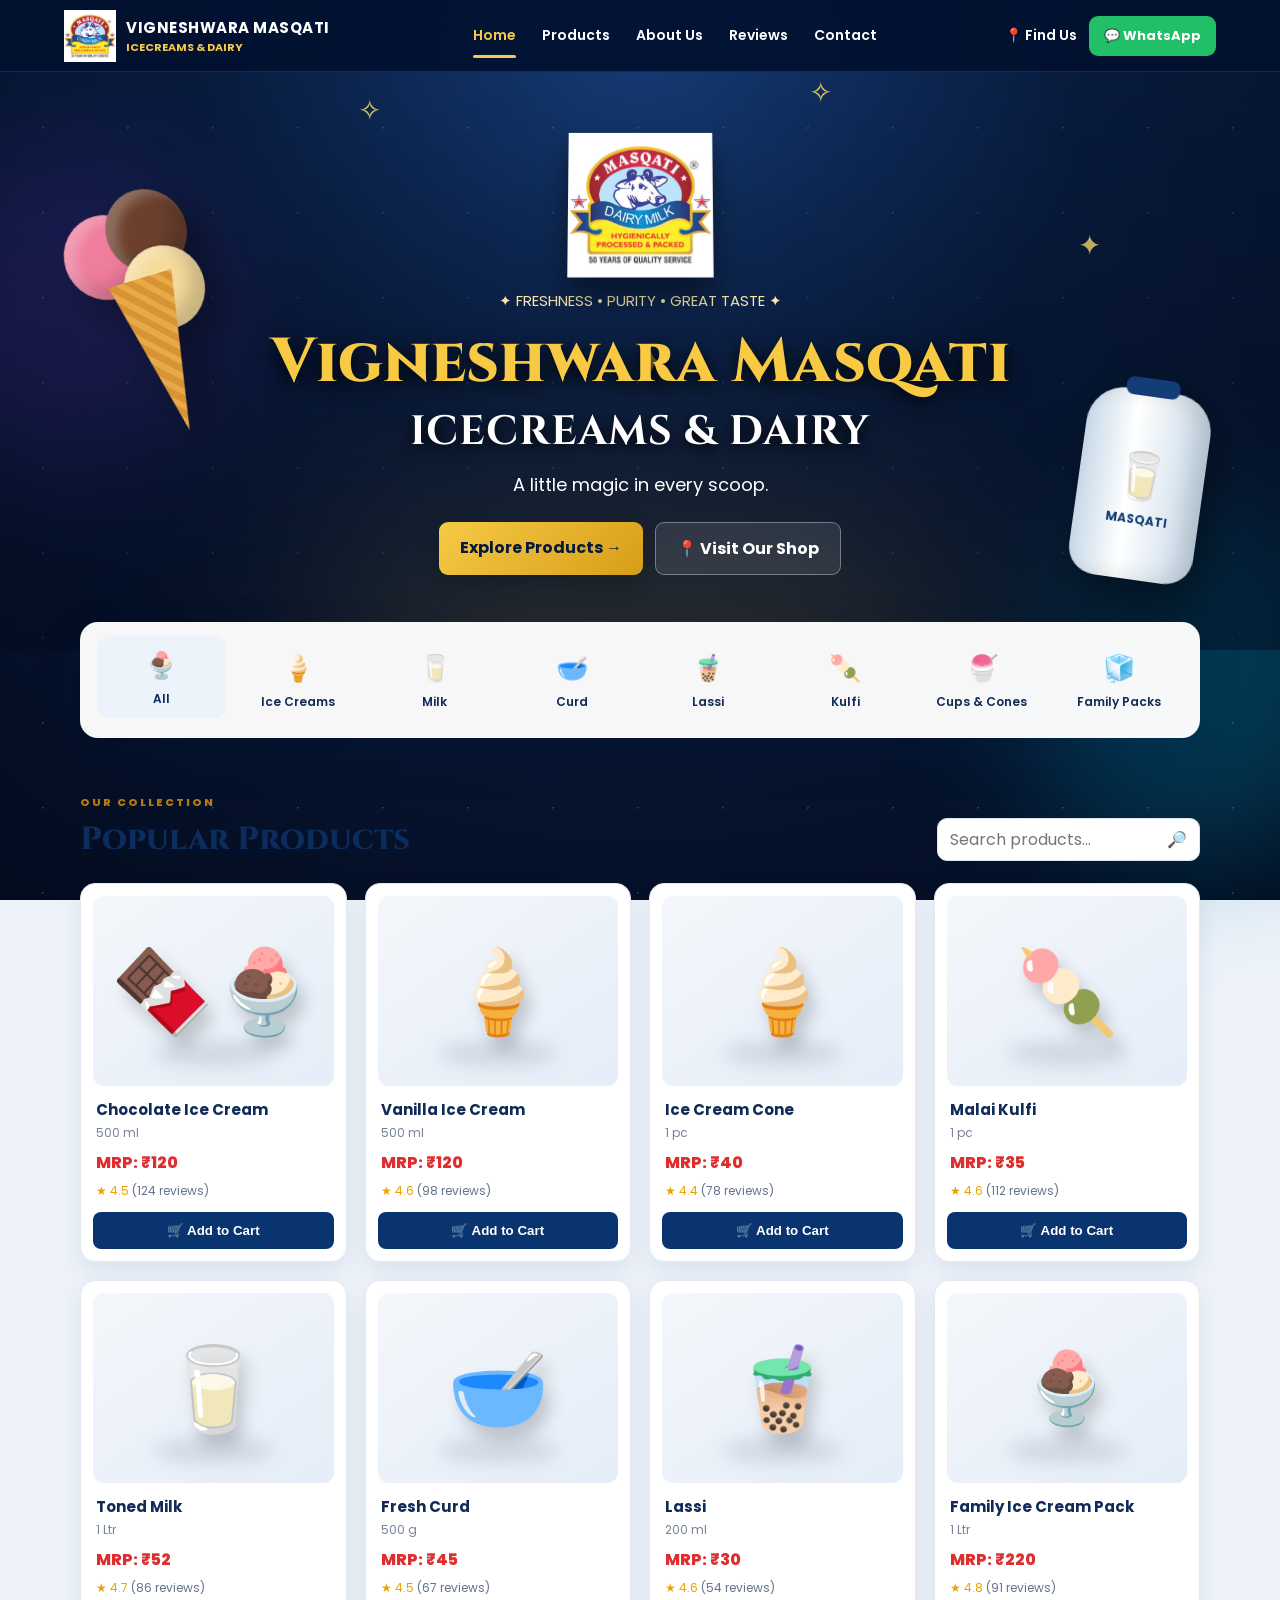
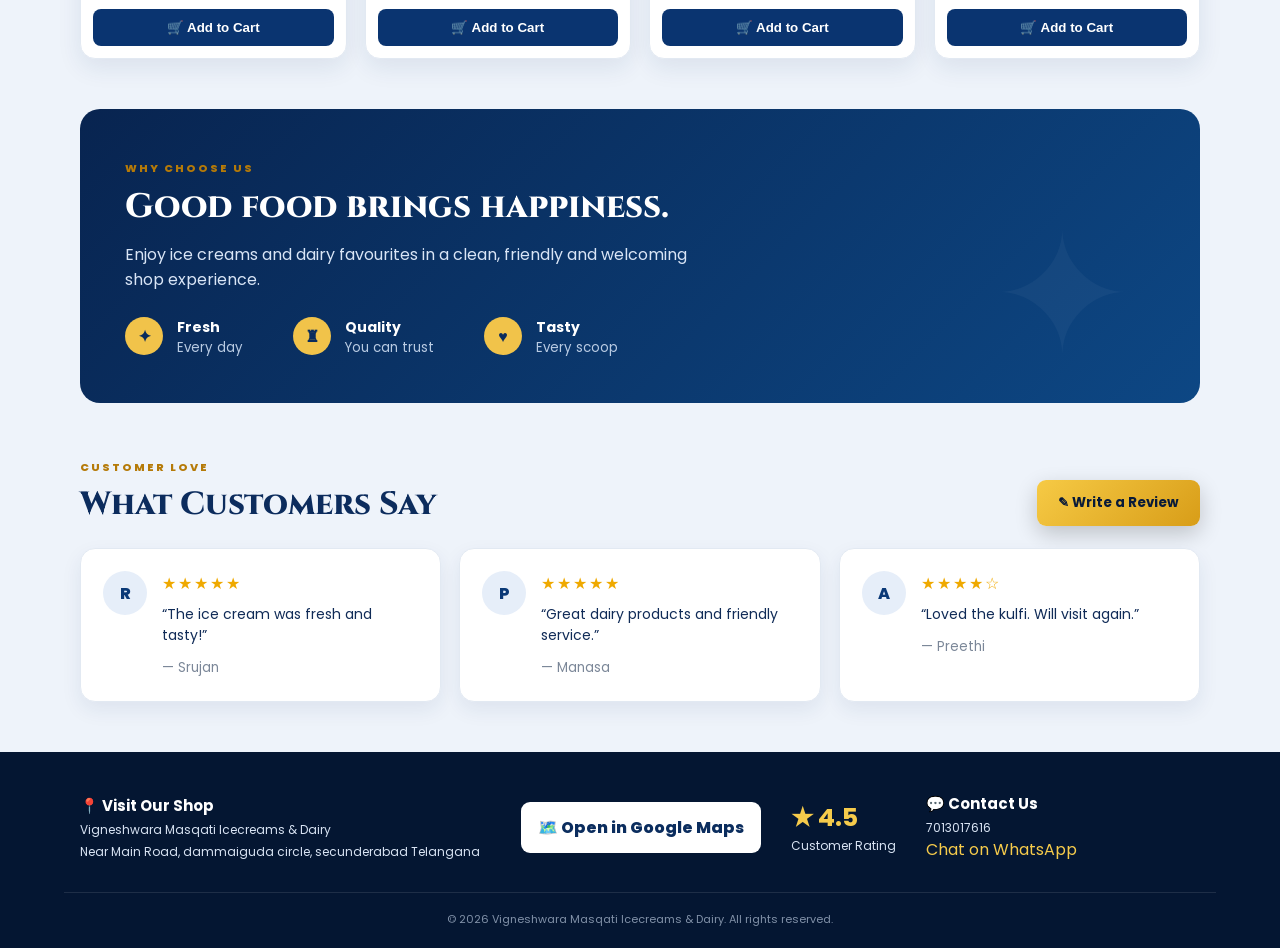
<file: index.html>
<!DOCTYPE html>
<html lang="en">
<head>
  <meta charset="UTF-8">
  <meta name="viewport" content="width=device-width, initial-scale=1.0">
  <meta name="description" content="Vigneshwara Masqati Icecreams & Dairy">
  <title>Vigneshwara Masqati | Icecreams & Dairy</title>
  <link rel="stylesheet" href="style.css">
</head>
<body>
  <div class="magic-bg" aria-hidden="true">
    <span class="orb orb1"></span><span class="orb orb2"></span>
    <span class="star s1">✦</span><span class="star s2">✧</span><span class="star s3">✦</span>
    <span class="star s4">✧</span><span class="star s5">✦</span>
  </div>

  <header class="navbar">
    <a class="brand" href="#home">
      <img src="masqati-logo.png" alt="Masqati Dairy Milk logo">
      <div><strong>VIGNESHWARA MASQATI</strong><small>ICECREAMS & DAIRY</small></div>
    </a>
    <nav>
      <a class="active" href="#home">Home</a>
      <a href="#products">Products</a>
      <a href="#about">About Us</a>
      <a href="#reviews">Reviews</a>
      <a href="#contact">Contact</a>
    </nav>
    <div class="nav-actions">
      <a class="map-link" target="_blank" rel="noopener" href="https://maps.app.goo.gl/3nmyutdQisBcn43K7">📍 Find Us</a>
      <a class="whatsapp" target="_blank" rel="noopener" href="https://wa.me/">💬 WhatsApp</a>
    </div>
    <button class="menu-btn" id="menuBtn" aria-label="Open menu">☰</button>
  </header>

  <main id="home">
    <section class="hero">
      <div class="floating-cone" aria-hidden="true">
        <div class="scoop pink"></div><div class="scoop chocolate"></div><div class="scoop vanilla"></div>
        <div class="cone">◢◣<br>◥◤</div>
      </div>

      <div class="hero-content">
        <div class="logo-3d"><img src="masqati-logo.png" alt="Masqati logo"></div>
        <p class="spell">✦ FRESHNESS • PURITY • GREAT TASTE ✦</p>
        <h1>Vigneshwara Masqati</h1>
        <h2>ICECREAMS & DAIRY</h2>
        <p class="hero-copy">A little magic in every scoop.</p>
        <div class="hero-buttons">
          <a class="btn primary" href="#products">Explore Products →</a>
          <a class="btn glass" target="_blank" rel="noopener" href="https://maps.app.goo.gl/3nmyutdQisBcn43K7">📍 Visit Our Shop</a>
        </div>
      </div>

      <div class="milk-3d" aria-hidden="true">
        <div class="milk-cap"></div><div class="milk-bottle"><span>🥛</span><b>MASQATI</b></div>
      </div>
    </section>

    <section class="category-strip">
      <button data-filter="all">🍨<span>All</span></button>
      <button data-filter="Ice Cream">🍦<span>Ice Creams</span></button>
      <button data-filter="Dairy">🥛<span>Milk</span></button>
      <button data-filter="Dairy">🥣<span>Curd</span></button>
      <button data-filter="Dairy">🧋<span>Lassi</span></button>
      <button data-filter="Ice Cream">🍡<span>Kulfi</span></button>
      <button data-filter="Ice Cream">🍧<span>Cups & Cones</span></button>
      <button data-filter="Ice Cream">🧊<span>Family Packs</span></button>
    </section>

    <section class="content-wrap" id="products">
      <div class="section-heading">
        <div>
          <span class="eyebrow">OUR COLLECTION</span>
          <h2>Popular Products</h2>
        </div>
        <div class="search-box"><input id="search" type="search" placeholder="Search products..."> 🔎</div>
      </div>

      <div class="products-grid" id="productGrid"></div>
    </section>

    <section class="about" id="about">
      <div class="about-card">
        <span class="eyebrow">WHY CHOOSE US</span>
        <h2>Good food brings happiness.</h2>
        <p>Enjoy ice creams and dairy favourites in a clean, friendly and welcoming shop experience.</p>
        <div class="trust-row">
          <div><b>✦</b><strong>Fresh</strong><small>Every day</small></div>
          <div><b>♜</b><strong>Quality</strong><small>You can trust</small></div>
          <div><b>♥</b><strong>Tasty</strong><small>Every scoop</small></div>
        </div>
      </div>
    </section>

    <section class="reviews" id="reviews">
      <div class="section-heading">
        <div><span class="eyebrow">CUSTOMER LOVE</span><h2>What Customers Say</h2></div>
        <button class="btn primary" id="reviewBtn">✎ Write a Review</button>
      </div>
      <div class="review-grid" id="reviewGrid">
        <article class="review"><div class="avatar">R</div><div><div class="stars">★★★★★</div><p>“The ice cream was fresh and tasty!”</p><small>— Srujan</small></div></article>
        <article class="review"><div class="avatar">P</div><div><div class="stars">★★★★★</div><p>“Great dairy products and friendly service.”</p><small>— Manasa</small></div></article>
        <article class="review"><div class="avatar">A</div><div><div class="stars">★★★★☆</div><p>“Loved the kulfi. Will visit again.”</p><small>— Preethi</small></div></article>
      </div>
    </section>

    <section class="review-form-wrap hidden" id="reviewFormWrap">
      <form id="reviewForm" class="review-form">
        <h3>Share your experience ✨</h3>
        <input id="reviewName" required maxlength="30" placeholder="Your name">
        <select id="reviewRating"><option value="5">★★★★★ 5</option><option value="4">★★★★☆ 4</option><option value="3">★★★☆☆ 3</option></select>
        <textarea id="reviewText" required maxlength="160" placeholder="Write your review..."></textarea>
        <div><button type="submit" class="btn primary">Post Review</button> <button type="button" class="btn glass" id="cancelReview">Cancel</button></div>
      </form>
    </section>
  </main>

  <footer id="contact">
    <div class="footer-inner">
      <div><h3>📍 Visit Our Shop</h3><p>Vigneshwara Masqati Icecreams & Dairy</p><p>Near Main Road, dammaiguda circle, secunderabad Telangana</p></div>
      <a class="map-button" target="_blank" rel="noopener" href="https://maps.app.goo.gl/3nmyutdQisBcn43K7">🗺️ Open in Google Maps</a>
      <div class="rating"><strong>★ 4.5</strong><span>Customer Rating</span></div>
      <div><h3>💬 Contact Us</h3><p>7013017616</p><a href="https://wa.me/" target="_blank" rel="noopener">Chat on WhatsApp</a></div>
    </div>
    <p class="copyright">© <span id="year"></span> Vigneshwara Masqati Icecreams & Dairy. All rights reserved.</p>
  </footer>

  <div class="toast" id="toast"></div>
  <script src="script.js"></script>
</body>
</html>
</file>
<file: style.css>
@import url('https://fonts.googleapis.com/css2?family=Cinzel:wght@600;700;800&family=Poppins:wght@400;500;600;700&display=swap');

:root{--navy:#061735;--blue:#0d3973;--gold:#f4c84b;--cream:#fffdf8;--text:#102b57;--muted:#66748d}
*{box-sizing:border-box;margin:0;padding:0}html{scroll-behavior:smooth}body{font-family:Poppins,Arial,sans-serif;color:var(--text);background:#eef3fa;overflow-x:hidden}.magic-bg{position:fixed;inset:0;z-index:-3;background:radial-gradient(circle at 50% 5%,#173f7c 0,#081b3c 42%,#030b1e 100%)}.magic-bg:after{content:"";position:absolute;inset:0;background-image:radial-gradient(#fff 1px,transparent 1px);background-size:85px 85px;opacity:.16}.orb{position:absolute;border-radius:50%;filter:blur(65px);opacity:.35}.orb1{width:330px;height:330px;background:#4e2d9c;left:-100px;top:150px}.orb2{width:360px;height:360px;background:#007f9e;right:-100px;top:500px}.star{position:absolute;color:#f9d96c;font-size:28px;animation:twinkle 2.5s infinite alternate}.s1{left:8%;top:22%}.s2{left:28%;top:10%;animation-delay:.8s}.s3{right:14%;top:25%;animation-delay:1.2s}.s4{right:35%;top:8%;animation-delay:1.8s}.s5{left:50%;top:38%;animation-delay:.4s}@keyframes twinkle{to{opacity:.25;transform:scale(.65) rotate(35deg)}}

.navbar{height:72px;background:rgba(3,18,48,.94);backdrop-filter:blur(14px);display:flex;align-items:center;padding:8px 5%;gap:28px;position:sticky;top:0;z-index:20;border-bottom:1px solid rgba(255,255,255,.1)}.brand{display:flex;align-items:center;gap:10px;color:#fff;text-decoration:none;min-width:280px}.brand img{width:52px;height:52px;object-fit:contain}.brand strong{display:block;font-size:15px;letter-spacing:.5px}.brand small{display:block;color:var(--gold);font-weight:700;font-size:11px}nav{display:flex;gap:26px;flex:1;justify-content:center}nav a,.map-link{color:#fff;text-decoration:none;font-weight:600;font-size:14px;position:relative}nav a:hover,nav a.active{color:var(--gold)}nav a.active:after{content:"";position:absolute;height:3px;background:var(--gold);left:0;right:0;bottom:-12px;border-radius:10px}.nav-actions{display:flex;align-items:center;gap:12px}.whatsapp{background:#20bf68;color:white;text-decoration:none;padding:10px 15px;border-radius:9px;font-weight:700;font-size:13px}.menu-btn{display:none;background:none;border:0;color:#fff;font-size:28px}

.hero{min-height:560px;position:relative;display:flex;justify-content:center;align-items:center;text-align:center;padding:60px 20px 75px;overflow:hidden;background:linear-gradient(180deg,rgba(6,23,53,.1),rgba(3,11,30,.5))}.hero:before{content:"";position:absolute;width:600px;height:300px;bottom:-180px;left:50%;transform:translateX(-50%);background:#f4c84b;filter:blur(110px);opacity:.16}.hero-content{position:relative;z-index:3;max-width:900px}.logo-3d{width:145px;height:145px;margin:auto auto 12px;display:grid;place-items:center;filter:drop-shadow(0 18px 15px rgba(0,0,0,.45));transform:perspective(500px) rotateX(4deg)}.logo-3d img{width:100%;height:100%;object-fit:contain}.hero h1{font:800 clamp(34px,5vw,62px) Cinzel,serif;color:#f8c943;text-shadow:0 5px 20px #000;margin-top:8px}.hero h2{font:700 clamp(25px,3.2vw,43px) Cinzel,serif;color:white;letter-spacing:1px;text-shadow:0 4px 14px #000}.spell{color:#f7e7ad;margin:10px 0 8px;font-size:15px}.hero-copy{color:#fff;font-size:18px;margin:12px 0 24px}.hero-buttons{display:flex;justify-content:center;gap:12px;flex-wrap:wrap}.btn{display:inline-block;border:0;border-radius:9px;padding:13px 21px;text-decoration:none;font-weight:700;cursor:pointer;font-family:inherit}.primary{background:linear-gradient(135deg,#f6ca45,#d89d18);color:#081a39;box-shadow:0 8px 22px rgba(0,0,0,.2)}.glass{background:rgba(255,255,255,.1);color:#fff;border:1px solid rgba(255,255,255,.35);backdrop-filter:blur(10px)}.floating-cone{position:absolute;left:5%;top:115px;width:175px;height:270px;transform:rotate(-18deg) perspective(600px) rotateY(15deg);filter:drop-shadow(15px 20px 20px rgba(0,0,0,.4));z-index:2}.scoop{position:absolute;width:85px;height:85px;border-radius:50%;box-shadow:inset -12px -14px 18px rgba(0,0,0,.18),inset 10px 8px 12px rgba(255,255,255,.25)}.pink{background:#ef7d9c;left:22px;top:18px}.chocolate{background:#6c402d;left:70px;top:3px}.vanilla{background:#f5db9c;left:70px;top:63px}.cone{position:absolute;top:90px;left:48px;width:85px;height:160px;clip-path:polygon(10% 0,90% 0,50% 100%);background:repeating-linear-gradient(45deg,#d89335 0 7px,#e8a947 7px 13px);color:transparent}.milk-3d{position:absolute;right:6%;bottom:70px;z-index:2;transform:rotate(8deg);filter:drop-shadow(10px 20px 20px rgba(0,0,0,.4))}.milk-bottle{width:125px;height:190px;background:linear-gradient(90deg,#c7d9e8,#fff 40%,#c7d9e8);border-radius:38px 38px 28px 28px;display:flex;flex-direction:column;justify-content:center;align-items:center;color:#123c72;box-shadow:inset -14px 0 22px rgba(0,0,0,.12)}.milk-bottle span{font-size:46px}.milk-bottle b{font-size:12px}.milk-cap{position:absolute;width:54px;height:18px;left:35px;top:-12px;background:#123d76;border-radius:8px}

.category-strip{width:min(1120px,92%);margin:-28px auto 30px;background:rgba(255,255,255,.97);border-radius:18px;padding:17px;display:grid;grid-template-columns:repeat(8,1fr);gap:8px;box-shadow:0 18px 45px rgba(0,20,60,.18);position:relative;z-index:5}.category-strip button{border:0;background:transparent;color:#102b57;font-family:inherit;font-weight:600;cursor:pointer;padding:10px 5px;border-radius:12px;transition:.25s}.category-strip button:hover,.category-strip button.active{background:#edf3fb;transform:translateY(-3px)}.category-strip button:first-letter{font-size:26px}.category-strip span{display:block;font-size:12px;margin-top:5px}

.content-wrap,.reviews,.about{width:min(1120px,92%);margin:50px auto}.section-heading{display:flex;align-items:end;justify-content:space-between;gap:20px;margin-bottom:22px}.eyebrow{font-size:11px;color:#b57a08;font-weight:800;letter-spacing:2px}.section-heading h2,.about h2{font:800 32px Cinzel,serif;color:#0c2c5d;margin-top:5px}.search-box{background:#fff;border:1px solid #dce5f1;border-radius:10px;padding:8px 12px;display:flex;align-items:center;gap:7px}.search-box input{border:0;outline:0;font:inherit;width:210px}.products-grid{display:grid;grid-template-columns:repeat(4,1fr);gap:18px}.product-card{background:#fff;border:1px solid #e2e9f2;border-radius:15px;padding:12px;box-shadow:0 9px 24px rgba(24,55,99,.09);transition:.3s;overflow:hidden}.product-card:hover{transform:translateY(-8px) rotateX(2deg);box-shadow:0 20px 35px rgba(24,55,99,.17)}.product-visual{height:190px;border-radius:11px;background:linear-gradient(145deg,#f4f7fb,#e5edf8);display:grid;place-items:center;position:relative;overflow:hidden}.product-visual:after{content:"";position:absolute;width:120px;height:25px;background:rgba(20,50,90,.13);border-radius:50%;bottom:20px;filter:blur(9px)}.product-icon{font-size:82px;filter:drop-shadow(7px 12px 8px rgba(0,0,0,.18));z-index:1}.pack{font-size:70px}.product-card h3{font-size:15px;margin:12px 3px 3px}.size{font-size:12px;color:#778399;margin:0 3px 8px}.price{font-weight:800;color:#df2e2e;margin:7px 3px}.rating-line{font-size:12px;color:#eaa300;margin:5px 3px 12px}.rating-line span{color:#66748d}.cart{width:100%;border:0;background:#0a3470;color:#fff;border-radius:8px;padding:11px;font-weight:700;cursor:pointer}.cart:hover{background:#174b91}

.about-card{border-radius:20px;padding:45px;background:linear-gradient(135deg,#082450,#0d4784);color:white;position:relative;overflow:hidden}.about-card:after{content:"✦";position:absolute;right:6%;top:20%;font-size:170px;color:rgba(255,255,255,.04)}.about h2{color:#fff;font-size:34px}.about-card>p{max-width:600px;color:#d9e5f6;margin:12px 0 25px}.trust-row{display:flex;gap:50px}.trust-row div{display:grid;grid-template-columns:42px auto;column-gap:10px}.trust-row b{grid-row:span 2;width:38px;height:38px;border-radius:50%;display:grid;place-items:center;background:#f1c34a;color:#0a2c5d}.trust-row strong{font-size:14px}.trust-row small{color:#b9cbe3}

.review-grid{display:grid;grid-template-columns:repeat(3,1fr);gap:18px}.review{background:#fff;border:1px solid #e2e9f2;border-radius:15px;padding:22px;display:flex;gap:15px;box-shadow:0 8px 20px rgba(24,55,99,.08)}.avatar{min-width:44px;height:44px;border-radius:50%;background:#e6eef9;display:grid;place-items:center;font-weight:800;color:#0b3977}.stars{color:#efa900;letter-spacing:2px}.review p{margin:8px 0;font-size:14px}.review small{color:#7b8798}.review-form-wrap{width:min(650px,92%);margin:0 auto 50px}.hidden{display:none}.review-form{background:#fff;border-radius:18px;padding:25px;box-shadow:0 15px 40px rgba(24,55,99,.15)}.review-form h3{margin-bottom:15px;font-family:Cinzel,serif}.review-form input,.review-form select,.review-form textarea{width:100%;padding:12px;margin:6px 0;border:1px solid #d8e1ed;border-radius:9px;font:inherit;outline:none}.review-form textarea{min-height:100px;resize:vertical}

footer{background:#041632;color:#d8e3f3;padding:40px 5% 20px}.footer-inner{width:min(1120px,100%);margin:auto;display:grid;grid-template-columns:1.5fr auto auto 1fr;gap:30px;align-items:center}.footer-inner h3{color:#fff;font-size:15px}.footer-inner p{font-size:12px;margin-top:4px}.footer-inner a{color:#f6cb4b;text-decoration:none}.map-button{background:#fff;color:#0b2d5e!important;padding:13px 17px;border-radius:9px;font-weight:800}.rating{display:flex;flex-direction:column}.rating strong{font-size:25px;color:#f6cb4b}.rating span{font-size:12px}.copyright{text-align:center;margin-top:30px;padding-top:18px;border-top:1px solid rgba(255,255,255,.1);font-size:11px;color:#8191a8}.toast{position:fixed;right:22px;bottom:22px;background:#082a5b;color:white;padding:13px 18px;border-radius:10px;box-shadow:0 10px 30px #0005;opacity:0;transform:translateY(20px);transition:.3s;z-index:50}.toast.show{opacity:1;transform:none}

@media(max-width:950px){.navbar{padding:8px 3%}.brand{min-width:0}nav{gap:15px}.nav-actions{display:none}.floating-cone{left:-35px;opacity:.7}.milk-3d{right:-35px;opacity:.7}.products-grid{grid-template-columns:repeat(2,1fr)}.category-strip{grid-template-columns:repeat(4,1fr)}.footer-inner{grid-template-columns:1fr 1fr}.review-grid{grid-template-columns:1fr}}
@media(max-width:700px){.navbar{height:64px}.brand strong{font-size:11px}.brand small{font-size:9px}.brand img{width:45px;height:45px}nav{display:none}.menu-btn{display:block;margin-left:auto}.navbar.open nav{display:flex;position:absolute;top:64px;left:0;right:0;background:#061735;padding:18px;flex-direction:column;text-align:center}.hero{min-height:520px;padding-top:45px}.floating-cone,.milk-3d{display:none}.logo-3d{width:115px;height:115px}.hero h1{font-size:30px}.hero h2{font-size:24px}.category-strip{grid-template-columns:repeat(4,1fr);padding:10px}.category-strip button{font-size:11px}.category-strip button:first-letter{font-size:22px}.content-wrap,.reviews,.about{margin:35px auto}.section-heading{align-items:start;flex-direction:column}.search-box{width:100%}.search-box input{width:100%}.products-grid{grid-template-columns:1fr 1fr;gap:10px}.product-visual{height:145px}.product-icon{font-size:62px}.product-card{padding:8px}.product-card h3{font-size:13px}.trust-row{gap:18px;flex-wrap:wrap}.footer-inner{grid-template-columns:1fr}.map-button{width:max-content}.review-grid{grid-template-columns:1fr}}
</file>
